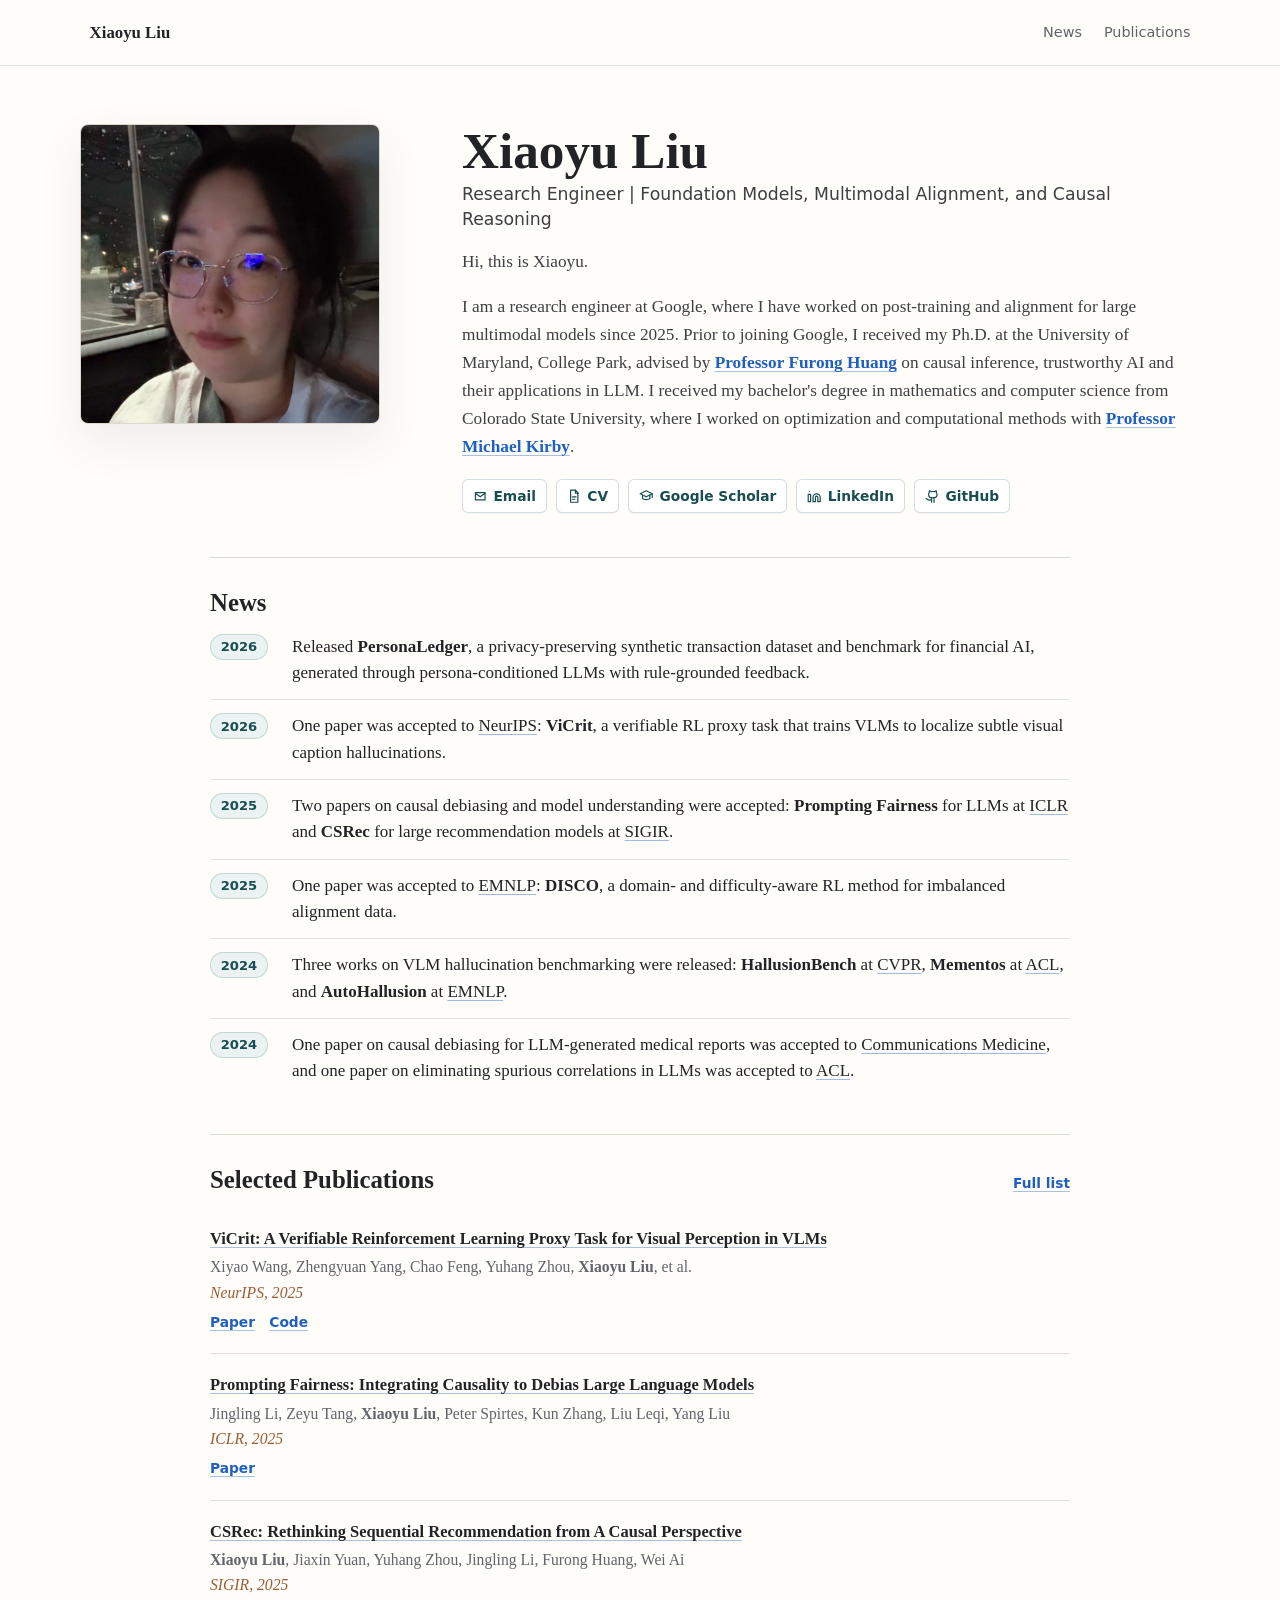
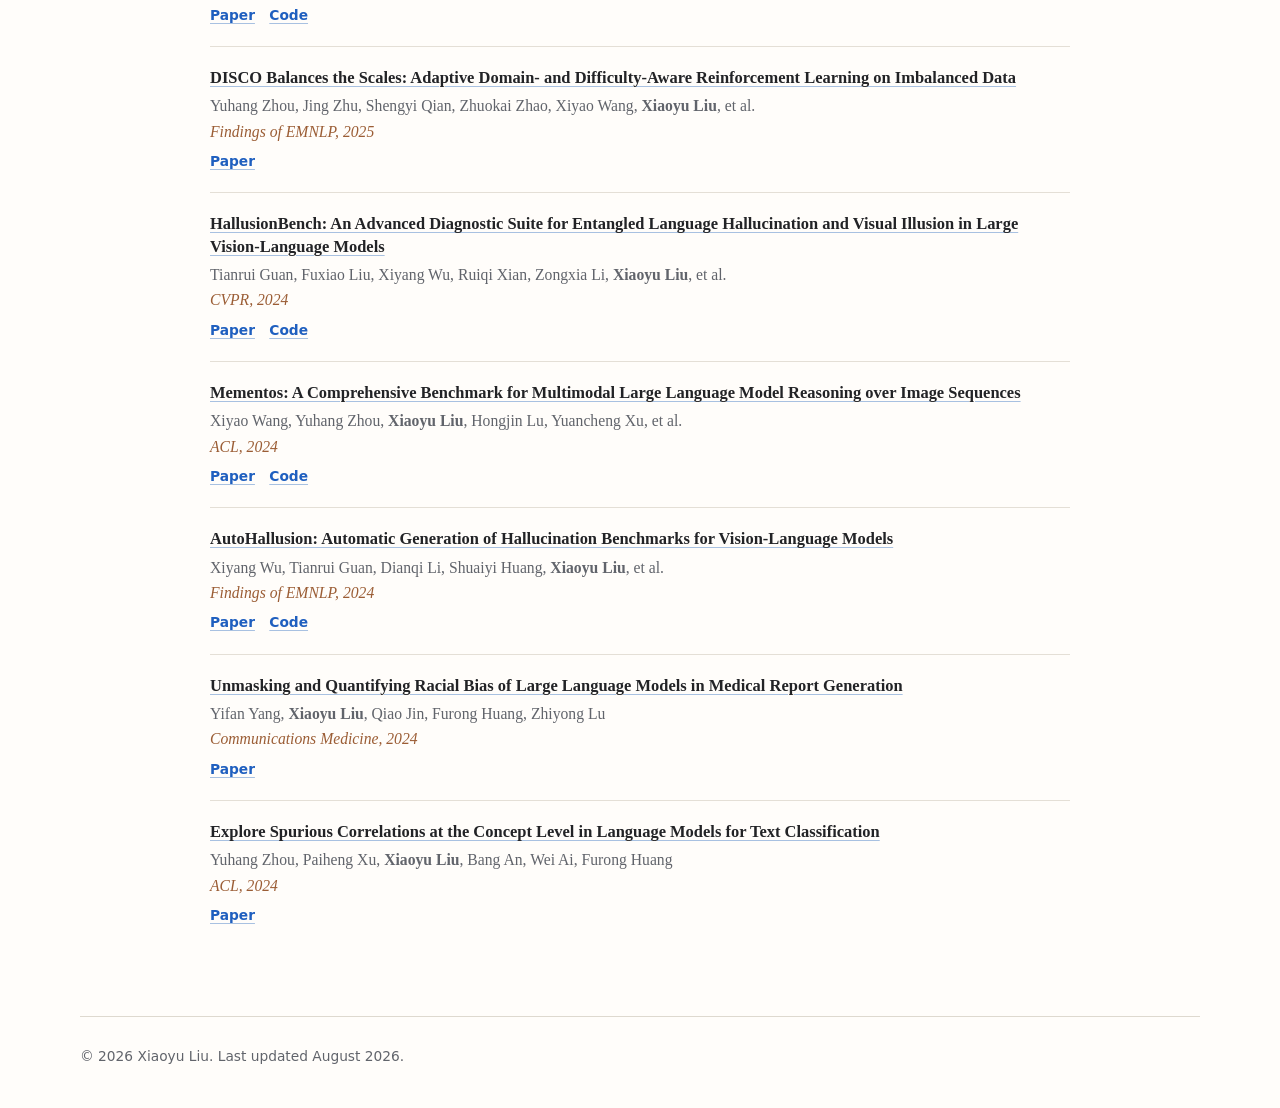
<file: index.html>
<!doctype html>
<html lang="en">
  <head>
    <meta charset="utf-8" />
    <meta name="viewport" content="width=device-width, initial-scale=1" />
    <meta
      name="description"
      content="Xiaoyu Liu is a research engineer working on foundation models, multimodal alignment, data-centric AI, causal reasoning, and trustworthy model behavior."
    />
    <meta
      name="keywords"
      content="Xiaoyu Liu, Xiaoyu Liu Google, foundation models, multimodal alignment, causal reasoning, trustworthy AI, large language models, vision-language models"
    />
    <meta name="author" content="Xiaoyu Liu" />
    <link rel="canonical" href="https://xiaoyuliuxy.github.io/" />
    <meta property="og:type" content="website" />
    <meta property="og:url" content="https://xiaoyuliuxy.github.io/" />
    <meta property="og:title" content="Xiaoyu Liu" />
    <meta
      property="og:description"
      content="Research engineer working on foundation models, multimodal alignment, data-centric AI, causal reasoning, and trustworthy model behavior."
    />
    <meta property="og:image" content="https://xiaoyuliuxy.github.io/assets/profile-photo.jpg" />
    <meta name="twitter:card" content="summary" />
    <meta name="twitter:title" content="Xiaoyu Liu" />
    <meta
      name="twitter:description"
      content="Research engineer working on foundation models, multimodal alignment, data-centric AI, causal reasoning, and trustworthy model behavior."
    />
    <meta name="twitter:image" content="https://xiaoyuliuxy.github.io/assets/profile-photo.jpg" />
    <title>Xiaoyu Liu | Research Engineer</title>
    <link rel="stylesheet" href="styles.css" />
    <script type="application/ld+json">
      {
        "@context": "https://schema.org",
        "@type": "Person",
        "name": "Xiaoyu Liu",
        "url": "https://xiaoyuliuxy.github.io/",
        "image": "https://xiaoyuliuxy.github.io/assets/profile-photo.jpg",
        "jobTitle": "Research Engineer",
        "affiliation": {
          "@type": "Organization",
          "name": "Google"
        },
        "alumniOf": [
          {
            "@type": "CollegeOrUniversity",
            "name": "University of Maryland, College Park"
          },
          {
            "@type": "CollegeOrUniversity",
            "name": "Colorado State University"
          }
        ],
        "sameAs": [
          "https://scholar.google.com/citations?user=BnEHjnQAAAAJ",
          "https://www.linkedin.com/in/xiaoyuliu1231/"
        ],
        "knowsAbout": [
          "Foundation Models",
          "Multimodal Alignment",
          "Data-Centric AI",
          "Causal Reasoning",
          "Trustworthy AI",
          "Large Language Models",
          "Vision-Language Models"
        ]
      }
    </script>
  </head>
  <body>
    <header class="site-header">
      <a class="brand" href="#top" aria-label="Xiaoyu Liu home">Xiaoyu Liu</a>
      <nav class="nav" aria-label="Primary navigation">
        <a href="#news">News</a>
        <a href="#publications">Publications</a>
      </nav>
    </header>

    <main id="top">
      <section class="intro-section">
        <aside class="profile-panel" aria-label="Profile summary">
          <div class="portrait-wrap">
            <img
              class="portrait"
              src="assets/profile-photo.jpg"
              alt="Portrait of Xiaoyu Liu"
            />
          </div>
        </aside>

        <section class="intro-copy" aria-label="Bio">
          <h1>Xiaoyu Liu</h1>
          <p class="role">Research Engineer | Foundation Models, Multimodal Alignment, and Causal Reasoning</p>
          <p>
            Hi, this is Xiaoyu.
          </p>
          <p>
            I am a research engineer at Google, where I have worked on
            post-training and alignment for large multimodal models since 2025.
            Prior to joining Google, I received my Ph.D. at
            the University of Maryland, College Park, advised by 
            <a href="https://furong-huang.com/">Professor Furong Huang</a> on 
            causal inference, trustworthy AI and their applications in LLM. I received my bachelor's degree in mathematics and computer science from Colorado State
            University, where I worked on optimization and computational methods with <a href="https://mathematics.colostate.edu/person/?id=99AFB6D7741C5E159D173BE768B0A056&sq=t">Professor Michael Kirby</a>.
          </p>
          <div class="link-row" aria-label="Professional links">
            <a class="icon-link" href="mailto:xiaoyu.liu1231@gmail.com">
              <svg class="link-icon" aria-hidden="true" viewBox="0 0 24 24">
                <path d="M4 6h16v12H4z" />
                <path d="m4 7 8 6 8-6" />
              </svg>
              Email
            </a>
            <a class="icon-link" href="#" aria-label="CV link">
              <svg class="link-icon" aria-hidden="true" viewBox="0 0 24 24">
                <path d="M6 2h8l4 4v16H6z" />
                <path d="M14 2v5h5" />
                <path d="M9 13h6" />
                <path d="M9 17h4" />
              </svg>
              CV
            </a>
            <a class="icon-link" href="https://scholar.google.com/citations?user=BnEHjnQAAAAJ&hl=en&oi=ao" aria-label="Google Scholar link">
              <svg class="link-icon" aria-hidden="true" viewBox="0 0 24 24">
                <path d="M12 3 2 8l10 5 10-5z" />
                <path d="M6 10.5V16c2 2 10 2 12 0v-5.5" />
                <path d="M22 8v6" />
              </svg>
              Google Scholar
            </a>
            <a class="icon-link" href="https://www.linkedin.com/in/xiaoyuliu1231/" aria-label="LinkedIn link">
              <svg class="link-icon" aria-hidden="true" viewBox="0 0 24 24">
                <path d="M16 8a6 6 0 0 1 6 6v7h-4v-7a2 2 0 0 0-4 0v7h-4v-7a6 6 0 0 1 6-6z" />
                <path d="M2 9h4v12H2z" />
                <path d="M4 4h.01" />
              </svg>
              LinkedIn
            </a>
            <a class="icon-link" href="#" aria-label="GitHub link">
              <svg class="link-icon" aria-hidden="true" viewBox="0 0 24 24">
                <path d="M15 22v-4a4.8 4.8 0 0 0-1-3.5c3 0 6-2 6-5.5a4.3 4.3 0 0 0-1.2-3A4 4 0 0 0 18.7 3s-1 0-3 1.5a10.5 10.5 0 0 0-5.4 0C8.3 3 7.3 3 7.3 3a4 4 0 0 0-.1 3A4.3 4.3 0 0 0 6 9c0 3.5 3 5.5 6 5.5a4.8 4.8 0 0 0-1 3.5v4" />
                <path d="M9 18c-4.5 2-5-2-7-2" />
              </svg>
              GitHub
            </a>
          </div>
        </section>
      </section>

      <section class="content-flow">
        <section id="news" class="section-block" aria-labelledby="news-heading">
          <h2 id="news-heading">News</h2>
          <ul class="news-list">
            <li>
              <time datetime="2026">2026</time>
              <span>Released <strong>PersonaLedger</strong>, a privacy-preserving synthetic transaction dataset and benchmark for financial AI, generated through persona-conditioned LLMs with rule-grounded feedback.</span>
            </li>
            <li>
              <time datetime="2026">2026</time>
              <span>One paper was accepted to <span class="news-venue">NeurIPS</span>: <strong>ViCrit</strong>, a verifiable RL proxy task that trains VLMs to localize subtle visual caption hallucinations.</span>
            </li>
            <li>
              <time datetime="2025">2025</time>
              <span>Two papers on causal debiasing and model understanding were accepted: <strong>Prompting Fairness</strong> for LLMs at <span class="news-venue">ICLR</span> and <strong>CSRec</strong> for large recommendation models at <span class="news-venue">SIGIR</span>.</span>
            </li>
            <li>
              <time datetime="2025">2025</time>
              <span>One paper was accepted to <span class="news-venue">EMNLP</span>: <strong>DISCO</strong>, a domain- and difficulty-aware RL method for imbalanced alignment data.</span>
            </li>
            <li>
              <time datetime="2024">2024</time>
              <span>Three works on VLM hallucination benchmarking were released: <strong>HallusionBench</strong> at <span class="news-venue">CVPR</span>, <strong>Mementos</strong> at <span class="news-venue">ACL</span>, and <strong>AutoHallusion</strong> at <span class="news-venue">EMNLP</span>.</span>
            </li>
            <li>
              <time datetime="2024">2024</time>
              <span>One paper on causal debiasing for LLM-generated medical reports was accepted to <span class="news-venue">Communications Medicine</span>, and one paper on eliminating spurious correlations in LLMs was accepted to <span class="news-venue">ACL</span>.</span>
            </li>
          </ul>
        </section>

        <section id="publications" class="section-block" aria-labelledby="publications-heading">
          <div class="section-title-row">
            <h2 id="publications-heading">Selected Publications</h2>
            <a href="https://scholar.google.com/citations?hl=en&user=BnEHjnQAAAAJ&view_op=list_works&sortby=pubdate" class="small-link">Full list</a>
          </div>
          <article class="publication">
            <h3>
              <a href="https://proceedings.neurips.cc/paper_files/paper/2025/hash/545f4b500fc99ccc4424b50efa959b30-Abstract-Conference.html">ViCrit: A Verifiable Reinforcement Learning Proxy Task for Visual Perception in VLMs</a>
            </h3>
            <p class="authors">Xiyao Wang, Zhengyuan Yang, Chao Feng, Yuhang Zhou, <strong>Xiaoyu Liu</strong>, et al.</p>
            <p class="venue">NeurIPS, 2025</p>
            <p class="pub-links"><a href="https://proceedings.neurips.cc/paper_files/paper/2025/hash/545f4b500fc99ccc4424b50efa959b30-Abstract-Conference.html">Paper</a> <a href="https://github.com/si0wang/ViCrit">Code</a></p>
          </article>
          <article class="publication">
            <h3>
              <a href="https://proceedings.iclr.cc/paper_files/paper/2025/hash/9f26a2d143a227376dff99a279f93f99-Abstract-Conference.html">Prompting Fairness: Integrating Causality to Debias Large Language Models</a>
            </h3>
            <p class="authors">Jingling Li, Zeyu Tang, <strong>Xiaoyu Liu</strong>, Peter Spirtes, Kun Zhang, Liu Leqi, Yang Liu</p>
            <p class="venue">ICLR, 2025</p>
            <p class="pub-links"><a href="https://proceedings.iclr.cc/paper_files/paper/2025/hash/9f26a2d143a227376dff99a279f93f99-Abstract-Conference.html">Paper</a></p>
          </article>
          <article class="publication">
            <h3>
              <a href="https://dl.acm.org/doi/10.1145/3726302.3730058">CSRec: Rethinking Sequential Recommendation from A Causal Perspective</a>
            </h3>
            <p class="authors"><strong>Xiaoyu Liu</strong>, Jiaxin Yuan, Yuhang Zhou, Jingling Li, Furong Huang, Wei Ai</p>
            <p class="venue">SIGIR, 2025</p>
            <p class="pub-links"><a href="https://dl.acm.org/doi/10.1145/3726302.3730058">Paper</a> <a href="https://github.com/margotyjx/CSRec_repo">Code</a></p>
          </article>
          <article class="publication">
            <h3>
              <a href="https://aclanthology.org/2025.findings-emnlp.74/">DISCO Balances the Scales: Adaptive Domain- and Difficulty-Aware Reinforcement Learning on Imbalanced Data</a>
            </h3>
            <p class="authors">Yuhang Zhou, Jing Zhu, Shengyi Qian, Zhuokai Zhao, Xiyao Wang, <strong>Xiaoyu Liu</strong>, et al.</p>
            <p class="venue">Findings of EMNLP, 2025</p>
            <p class="pub-links"><a href="https://aclanthology.org/2025.findings-emnlp.74/">Paper</a></p>
          </article>
          <article class="publication">
            <h3>
              <a href="https://openaccess.thecvf.com/content/CVPR2024/html/Guan_HallusionBench_An_Advanced_Diagnostic_Suite_for_Entangled_Language_Hallucination_and_CVPR_2024_paper.html">HallusionBench: An Advanced Diagnostic Suite for Entangled Language Hallucination and Visual Illusion in Large Vision-Language Models</a>
            </h3>
            <p class="authors">Tianrui Guan, Fuxiao Liu, Xiyang Wu, Ruiqi Xian, Zongxia Li, <strong>Xiaoyu Liu</strong>, et al.</p>
            <p class="venue">CVPR, 2024</p>
            <p class="pub-links"><a href="https://openaccess.thecvf.com/content/CVPR2024/html/Guan_HallusionBench_An_Advanced_Diagnostic_Suite_for_Entangled_Language_Hallucination_and_CVPR_2024_paper.html">Paper</a> <a href="https://github.com/tianyilab/HallusionBench">Code</a></p>
          </article>
          <article class="publication">
            <h3>
              <a href="https://aclanthology.org/2024.acl-long.25/">Mementos: A Comprehensive Benchmark for Multimodal Large Language Model Reasoning over Image Sequences</a>
            </h3>
            <p class="authors">Xiyao Wang, Yuhang Zhou, <strong>Xiaoyu Liu</strong>, Hongjin Lu, Yuancheng Xu, et al.</p>
            <p class="venue">ACL, 2024</p>
            <p class="pub-links"><a href="https://aclanthology.org/2024.acl-long.25/">Paper</a> <a href="https://github.com/si0wang/Mementos">Code</a></p>
          </article>
          <article class="publication">
            <h3>
              <a href="https://aclanthology.org/2024.findings-emnlp.493/">AutoHallusion: Automatic Generation of Hallucination Benchmarks for Vision-Language Models</a>
            </h3>
            <p class="authors">Xiyang Wu, Tianrui Guan, Dianqi Li, Shuaiyi Huang, <strong>Xiaoyu Liu</strong>, et al.</p>
            <p class="venue">Findings of EMNLP, 2024</p>
            <p class="pub-links"><a href="https://aclanthology.org/2024.findings-emnlp.493/">Paper</a> <a href="https://github.com/wuxiyang1996/AutoHallusion">Code</a></p>
          </article>
          <article class="publication">
            <h3>
              <a href="https://www.nature.com/articles/s43856-024-00601-z">Unmasking and Quantifying Racial Bias of Large Language Models in Medical Report Generation</a>
            </h3>
            <p class="authors">Yifan Yang, <strong>Xiaoyu Liu</strong>, Qiao Jin, Furong Huang, Zhiyong Lu</p>
            <p class="venue">Communications Medicine, 2024</p>
            <p class="pub-links"><a href="https://www.nature.com/articles/s43856-024-00601-z">Paper</a></p>
          </article>
          <article class="publication">
            <h3>
              <a href="https://aclanthology.org/2024.acl-long.28/">Explore Spurious Correlations at the Concept Level in Language Models for Text Classification</a>
            </h3>
            <p class="authors">Yuhang Zhou, Paiheng Xu, <strong>Xiaoyu Liu</strong>, Bang An, Wei Ai, Furong Huang</p>
            <p class="venue">ACL, 2024</p>
            <p class="pub-links"><a href="https://aclanthology.org/2024.acl-long.28/">Paper</a></p>
          </article>
        </section>
      </section>
    </main>

    <footer class="footer">
      <p>© 2026 Xiaoyu Liu. Last updated August 2026.</p>
    </footer>
  </body>
</html>
</file>
<file: styles.css>
:root {
  color-scheme: light;
  --ink: #222326;
  --muted: #61646b;
  --subtle: #f5f3ef;
  --paper: #fffdfa;
  --line: #ded9cf;
  --accent: #2e6f73;
  --accent-dark: #184d51;
  --accent-soft: #dcebec;
  --link: #1f5fbf;
  --link-hover: #174a95;
  --warm: #9b5d35;
  --shadow: 0 18px 45px rgba(47, 43, 37, 0.08);
  font-family: Georgia, "Times New Roman", serif;
}

* {
  box-sizing: border-box;
}

html {
  scroll-behavior: smooth;
}

body {
  margin: 0;
  background: var(--paper);
  color: var(--ink);
  font-size: 17px;
  line-height: 1.62;
}

a {
  color: var(--link);
  font-weight: 600;
  text-decoration-color: rgba(27, 95, 184, 0.38);
  text-decoration-thickness: 1px;
  text-underline-offset: 3px;
  transition:
    color 150ms ease,
    text-decoration-color 150ms ease;
}

a:hover {
  color: var(--link-hover);
  text-decoration-color: currentColor;
}

.site-header {
  position: sticky;
  top: 0;
  z-index: 20;
  display: flex;
  align-items: center;
  justify-content: space-between;
  gap: 24px;
  min-height: 66px;
  padding: 0 7vw;
  border-bottom: 1px solid rgba(222, 217, 207, 0.84);
  background: rgba(255, 253, 250, 0.94);
  backdrop-filter: blur(12px);
}

.brand {
  color: var(--ink);
  font-size: 1.05rem;
  font-weight: 700;
  text-decoration: none;
  white-space: nowrap;
}

.nav {
  display: flex;
  flex-wrap: wrap;
  justify-content: flex-end;
  gap: 12px 22px;
  font-family: Inter, ui-sans-serif, system-ui, sans-serif;
  font-size: 0.9rem;
}

.nav a {
  color: var(--muted);
  font-weight: 400;
  text-decoration: none;
}

.nav a:hover {
  color: var(--accent-dark);
}

main {
  width: min(1120px, calc(100% - 36px));
  margin: 0 auto;
}

.intro-section {
  display: grid;
  grid-template-columns: minmax(250px, 330px) 1fr;
  gap: 52px;
  align-items: start;
  padding: 58px 0 34px;
}

.profile-panel {
  padding: 0;
}

.portrait-wrap {
  width: min(100%, 300px);
  aspect-ratio: 1;
  margin-bottom: 0;
  border: 1px solid var(--line);
  border-radius: 8px;
  background: var(--subtle);
  box-shadow: var(--shadow);
  overflow: hidden;
}

.portrait {
  display: block;
  width: 100%;
  height: 100%;
  object-fit: cover;
}

h1,
h2,
h3,
p {
  margin-top: 0;
}

h1 {
  margin-bottom: 4px;
  font-size: clamp(2rem, 6vw, 3.2rem);
  line-height: 1.05;
}

h2 {
  margin-bottom: 14px;
  font-size: 1.55rem;
  line-height: 1.18;
}

h3 {
  margin-bottom: 4px;
  font-size: 1.03rem;
  line-height: 1.35;
}

.role {
  margin-bottom: 16px;
  color: var(--muted);
  font-family: Inter, ui-sans-serif, system-ui, sans-serif;
  font-size: 0.98rem;
  line-height: 1.45;
}

.link-row {
  display: flex;
  flex-wrap: wrap;
  gap: 9px;
  margin-top: 4px;
  font-family: Inter, ui-sans-serif, system-ui, sans-serif;
  font-size: 0.86rem;
}

.icon-link {
  display: inline-flex;
  align-items: center;
  gap: 6px;
  min-height: 32px;
  padding: 5px 10px;
  border: 1px solid rgba(49, 95, 104, 0.2);
  border-radius: 6px;
  background: #fff;
  color: var(--accent-dark);
  font-weight: 600;
  text-decoration: none;
  box-shadow: 0 1px 0 rgba(47, 43, 37, 0.04);
  transition:
    border-color 150ms ease,
    box-shadow 150ms ease,
    color 150ms ease,
    transform 150ms ease;
}

.icon-link:hover {
  border-color: rgba(31, 95, 191, 0.38);
  color: var(--link);
  box-shadow: 0 4px 12px rgba(31, 95, 191, 0.1);
  transform: translateY(-1px);
}

.link-icon {
  width: 1.05em;
  height: 1.05em;
  fill: none;
  stroke: currentColor;
  stroke-linecap: round;
  stroke-linejoin: round;
  stroke-width: 2;
}

.intro-copy {
  max-width: 720px;
}

.intro-copy p {
  max-width: 720px;
  color: #3d3f43;
  font-size: 1.08rem;
}

.intro-copy .link-row {
  margin-top: 18px;
}

.content-flow {
  display: grid;
  gap: 36px;
  max-width: 860px;
  margin: 0 auto;
  padding: 10px 0 70px;
}

.section-block {
  padding-top: 30px;
  border-top: 1px solid var(--line);
}

.section-block p:last-child,
.plain-list:last-child,
.news-list:last-child {
  margin-bottom: 0;
}

.section-title-row {
  display: flex;
  align-items: baseline;
  justify-content: space-between;
  gap: 20px;
}

.small-link {
  flex: 0 0 auto;
  font-family: Inter, ui-sans-serif, system-ui, sans-serif;
  font-size: 0.86rem;
}

.plain-list,
.news-list {
  margin: 0;
  padding-left: 1.15rem;
}

.plain-list li,
.news-list li {
  margin: 0 0 10px;
}

.publication {
  padding: 20px 0;
  border-top: 1px solid rgba(222, 217, 207, 0.82);
}

.publication:first-of-type {
  border-top: 0;
}

.publication h3 a {
  color: var(--ink);
}

.authors,
.venue,
.pub-links {
  margin-bottom: 0;
  color: var(--muted);
  font-size: 0.98rem;
}

.venue {
  color: var(--warm);
  font-style: italic;
}

.pub-links {
  margin-top: 6px;
  font-family: Inter, ui-sans-serif, system-ui, sans-serif;
  font-size: 0.86rem;
}

.pub-links a + a {
  margin-left: 10px;
}

.date,
.news-list time {
  color: var(--accent-dark);
  font-family: Inter, ui-sans-serif, system-ui, sans-serif;
  font-size: 0.82rem;
  font-weight: 700;
}

.news-list {
  list-style: none;
  padding-left: 0;
}

.news-list li {
  display: grid;
  grid-template-columns: 64px minmax(0, 1fr);
  gap: 18px;
  margin: 0;
  padding: 13px 0;
  border-top: 1px solid rgba(222, 217, 207, 0.72);
}

.news-list li:first-child {
  border-top: 0;
  padding-top: 2px;
}

.news-list li > span {
  min-width: 0;
  line-height: 1.55;
}

.news-venue {
  text-decoration: underline;
  text-decoration-color: rgba(31, 95, 191, 0.42);
  text-decoration-thickness: 1px;
  text-underline-offset: 3px;
}

.news-list time {
  display: inline-flex;
  align-items: center;
  justify-content: center;
  align-self: start;
  width: 58px;
  height: 26px;
  padding: 2px 8px;
  border: 1px solid rgba(46, 111, 115, 0.22);
  border-radius: 999px;
  background: rgba(220, 235, 236, 0.56);
}

.footer {
  width: min(1120px, calc(100% - 36px));
  margin: 0 auto;
  padding: 28px 0 40px;
  border-top: 1px solid var(--line);
  color: var(--muted);
  font-family: Inter, ui-sans-serif, system-ui, sans-serif;
  font-size: 0.86rem;
}

.footer p {
  margin: 0;
}

.not-found {
  min-height: 100vh;
  display: grid;
  align-content: center;
  max-width: 680px;
  padding: 48px 0;
}

@media (max-width: 860px) {
  .site-header {
    position: static;
    align-items: flex-start;
    flex-direction: column;
    gap: 8px;
    padding: 16px 18px;
  }

  .nav {
    justify-content: flex-start;
  }

  .intro-section,
  .content-flow {
    grid-template-columns: 1fr;
    gap: 34px;
  }

  .intro-section {
    min-height: auto;
    padding-top: 36px;
  }

  .portrait-wrap {
    width: min(68vw, 240px);
  }

}

@media (max-width: 560px) {
  body {
    font-size: 16px;
  }

  main,
  .footer {
    width: min(100% - 28px, 1120px);
  }

  .nav {
    gap: 7px 14px;
    font-size: 0.84rem;
  }

  .section-title-row {
    display: block;
  }

  .news-list li {
    grid-template-columns: 1fr;
    gap: 6px;
  }

  .news-list time {
    justify-self: start;
  }

}
</file>
